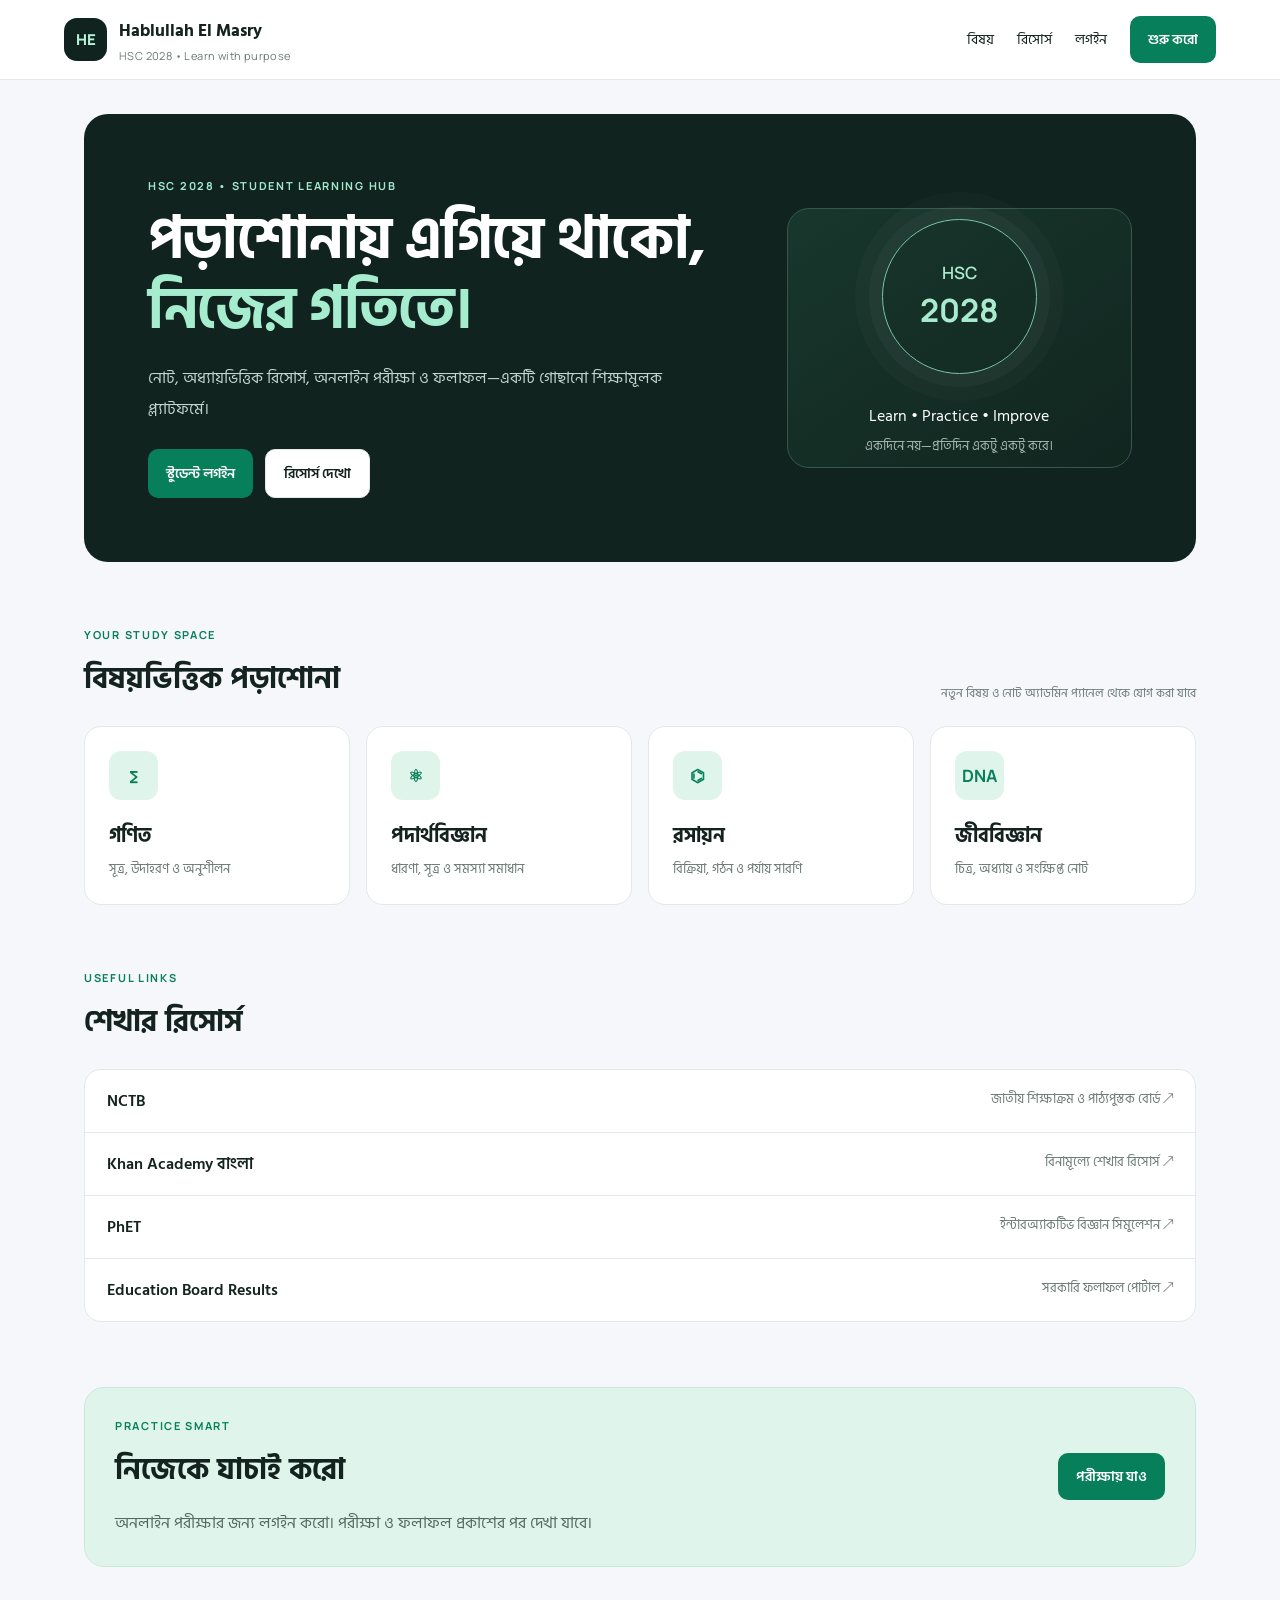
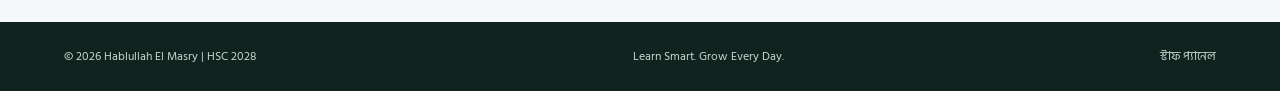
<file: index.html>
<!doctype html><html lang="bn"><head><meta charset="utf-8"><meta name="viewport" content="width=device-width,initial-scale=1"><title>Hablullah El Masry | HSC 2028</title><link rel="stylesheet" href="style.css"></head><body>
<header class="top"><a class="brand" href="index.html"><span class="mark">HE</span><span>Hablullah El Masry<small>HSC 2028 • Learn with purpose</small></span></a><nav><a href="#subjects">বিষয়</a><a href="#resources">রিসোর্স</a><a href="login.html">লগইন</a><a class="btn" href="signup.html">শুরু করো</a></nav></header>
<main><section class="hero"><div><span class="eyebrow">HSC 2028 • STUDENT LEARNING HUB</span><h1>পড়াশোনায় এগিয়ে থাকো,<br><em>নিজের গতিতে।</em></h1><p>নোট, অধ্যায়ভিত্তিক রিসোর্স, অনলাইন পরীক্ষা ও ফলাফল—একটি গোছানো শিক্ষামূলক প্ল্যাটফর্মে।</p><div class="actions"><a class="btn" href="login.html">স্টুডেন্ট লগইন</a><a class="btn ghost" href="#resources">রিসোর্স দেখো</a></div></div><div class="hero-card"><div class="orb">HSC<br><b>2028</b></div><p>Learn • Practice • Improve</p><small>একদিনে নয়—প্রতিদিন একটু একটু করে।</small></div></section>
<section class="section" id="subjects"><div class="section-head"><div><span class="eyebrow">YOUR STUDY SPACE</span><h2>বিষয়ভিত্তিক পড়াশোনা</h2></div><span class="muted">নতুন বিষয় ও নোট অ্যাডমিন প্যানেল থেকে যোগ করা যাবে</span></div><div class="cards"><article class="tile"><span class="tile-icon">∑</span><h3>গণিত</h3><p>সূত্র, উদাহরণ ও অনুশীলন</p></article><article class="tile"><span class="tile-icon">⚛</span><h3>পদার্থবিজ্ঞান</h3><p>ধারণা, সূত্র ও সমস্যা সমাধান</p></article><article class="tile"><span class="tile-icon">⌬</span><h3>রসায়ন</h3><p>বিক্রিয়া, গঠন ও পর্যায় সারণি</p></article><article class="tile"><span class="tile-icon">DNA</span><h3>জীববিজ্ঞান</h3><p>চিত্র, অধ্যায় ও সংক্ষিপ্ত নোট</p></article></div></section>
<section class="section" id="resources"><div class="section-head"><div><span class="eyebrow">USEFUL LINKS</span><h2>শেখার রিসোর্স</h2></div></div><div class="resource-list"><a href="https://nctb.gov.bd/" target="_blank" rel="noopener">NCTB <span>জাতীয় শিক্ষাক্রম ও পাঠ্যপুস্তক বোর্ড ↗</span></a><a href="https://bn.khanacademy.org/" target="_blank" rel="noopener">Khan Academy বাংলা <span>বিনামূল্যে শেখার রিসোর্স ↗</span></a><a href="https://phet.colorado.edu/" target="_blank" rel="noopener">PhET <span>ইন্টারঅ্যাকটিভ বিজ্ঞান সিমুলেশন ↗</span></a><a href="https://educationboardresults.gov.bd/v2/home" target="_blank" rel="noopener">Education Board Results <span>সরকারি ফলাফল পোর্টাল ↗</span></a></div></section>
<section class="callout"><div><span class="eyebrow">PRACTICE SMART</span><h2>নিজেকে যাচাই করো</h2><p>অনলাইন পরীক্ষার জন্য লগইন করো। পরীক্ষা ও ফলাফল প্রকাশের পর দেখা যাবে।</p></div><a class="btn" href="login.html">পরীক্ষায় যাও</a></section></main><footer>© 2026 Hablullah El Masry | HSC 2028 <span>Learn Smart. Grow Every Day.</span><a href="admin.html">স্টাফ প্যানেল</a></footer></body></html>
</file>
<file: style.css>
@import url('https://fonts.googleapis.com/css2?family=Hind+Siliguri:wght@400;500;600;700&family=Manrope:wght@400;500;600;700;800&display=swap');
:root{--bg:#f5f7fa;--ink:#14231f;--muted:#6c7975;--green:#087f5b;--green2:#dff5eb;--navy:#10231f;--line:#e3e9e6;--white:#fff;--red:#b42318}*{box-sizing:border-box}body{margin:0;background:var(--bg);color:var(--ink);font-family:'Hind Siliguri',sans-serif}a{color:inherit;text-decoration:none}.top{min-height:78px;padding:16px max(5vw,20px);display:flex;align-items:center;justify-content:space-between;gap:20px;background:#fff;border-bottom:1px solid var(--line)}.brand{display:flex;gap:12px;align-items:center;font-weight:700;font-size:17px}.brand small{display:block;font:11px Manrope,sans-serif;color:var(--muted);letter-spacing:.4px;margin-top:3px}.mark{display:grid;place-items:center;width:43px;height:43px;border-radius:13px;background:var(--navy);color:#b5f3d9;font:800 15px Manrope}.top nav{display:flex;align-items:center;gap:23px;font-size:14px}.btn{display:inline-flex;justify-content:center;align-items:center;background:var(--green);color:white;border:0;border-radius:10px;padding:12px 18px;font:600 14px 'Hind Siliguri';cursor:pointer}.btn.ghost{background:white;color:var(--ink);border:1px solid var(--line)}main{max-width:1160px;margin:auto;padding:0 24px}.hero{margin:34px 0 65px;background:var(--navy);color:white;border-radius:24px;padding:clamp(28px,5vw,66px);display:grid;grid-template-columns:1.4fr .8fr;gap:35px;align-items:center;overflow:hidden;position:relative}.eyebrow{font:700 11px Manrope,sans-serif;letter-spacing:1.7px;color:var(--green);display:block;margin-bottom:13px}.hero .eyebrow{color:#a4e8cb}.hero h1{font-size:clamp(34px,4.7vw,58px);line-height:1.2;margin:0 0 18px;letter-spacing:-1px}.hero h1 em{color:#a5edce;font-style:normal}.hero p{color:#c4d4ce;line-height:1.9;max-width:520px;margin-bottom:25px}.actions{display:flex;gap:12px;flex-wrap:wrap}.hero-card{min-height:260px;border:1px solid #35574c;border-radius:22px;background:linear-gradient(145deg,#18372d,#11251f);display:flex;flex-direction:column;align-items:center;justify-content:center}.orb{width:155px;height:155px;border-radius:50%;border:1px solid #79c5a4;box-shadow:0 0 0 13px #ffffff08,0 0 0 27px #ffffff05;display:grid;place-content:center;text-align:center;color:#a9ebce;font:600 17px Manrope;line-height:1.5}.orb b{font-size:32px}.hero-card p{margin:27px 0 3px;color:white}.hero-card small{color:#a5b8b0}.section{margin:0 0 65px}.section-head{display:flex;justify-content:space-between;align-items:end;gap:20px;margin-bottom:23px}.section h2,.callout h2{font-size:30px;margin:0}.muted{font-size:12px;color:var(--muted)}.cards{display:grid;grid-template-columns:repeat(4,1fr);gap:16px}.tile{background:white;border:1px solid var(--line);border-radius:17px;padding:24px}.tile-icon{display:grid;place-items:center;background:var(--green2);color:var(--green);border-radius:12px;width:49px;height:49px;font:700 17px Manrope}.tile h3{margin:20px 0 6px;font-size:20px}.tile p{margin:0;color:var(--muted);font-size:13px}.resource-list{background:#fff;border:1px solid var(--line);border-radius:17px;overflow:hidden}.resource-list a{display:flex;justify-content:space-between;gap:20px;padding:18px 22px;border-bottom:1px solid var(--line);font-weight:600}.resource-list a:last-child{border-bottom:0}.resource-list span{font-weight:400;color:var(--muted);font-size:13px}.callout{margin:0 0 55px;padding:30px;background:var(--green2);border:1px solid #c7eadb;border-radius:20px;display:flex;align-items:center;justify-content:space-between;gap:20px}.callout p{margin-bottom:0;color:#536b60}footer{padding:25px max(5vw,20px);background:var(--navy);color:#c6d8d0;font-size:12px;display:flex;justify-content:space-between;gap:15px}.auth-wrap{min-height:100vh;display:grid;place-items:center;padding:22px}.auth-card{width:min(100%,460px);background:white;padding:32px;border:1px solid var(--line);border-radius:22px;box-shadow:0 16px 60px #0f2c1c0c}.auth-card h1{margin:8px 0;font-size:30px}.auth-card>p{color:var(--muted);line-height:1.7}.field{display:block;margin:18px 0 6px;font-weight:600;font-size:13px}.input,.select,.textarea{width:100%;padding:12px 14px;border:1px solid #d7e0db;border-radius:10px;font:14px 'Hind Siliguri';outline-color:var(--green);background:#fff;color:var(--ink)}.textarea{min-height:95px;resize:vertical}.full{width:100%;margin-top:18px}.notice{background:#fff5db;border:1px solid #f1dfa6;padding:12px;border-radius:10px;font-size:12px;line-height:1.7;color:#70551a;margin:16px 0}.back{display:inline-block;color:var(--green);margin-bottom:20px;font-size:13px}.status{font-size:13px;margin-top:14px;line-height:1.6}.status.error{color:#b42318}.status.ok{color:#087f5b}
.admin-shell{max-width:1320px;margin:auto;padding:22px;display:grid;grid-template-columns:245px minmax(0,1fr);gap:22px}.sidebar{background:var(--navy);color:#eaf6f0;border-radius:20px;padding:22px;height:fit-content;position:sticky;top:18px}.side-brand{display:flex;align-items:center;gap:10px;padding-bottom:23px;border-bottom:1px solid #345148}.side-brand .mark{background:#dff5eb;color:#0c553f}.side-brand small{display:block;font-size:11px;color:#a9c2b7}.side-nav{display:grid;gap:7px;margin-top:20px}.side-nav button{border:0;text-align:left;background:transparent;color:#c5d8d0;padding:12px;border-radius:10px;font:500 14px 'Hind Siliguri';cursor:pointer}.side-nav button.active,.side-nav button:hover{background:#24493b;color:#fff}.side-bottom{margin-top:20px;padding-top:15px;border-top:1px solid #345148}.admin-main{min-width:0}.admin-top{display:flex;align-items:center;justify-content:space-between;gap:15px;margin:4px 0 22px}.admin-top h1{font-size:28px;margin:0}.admin-top p{margin:4px 0;color:var(--muted);font-size:13px}.avatar{width:42px;height:42px;border-radius:14px;background:var(--green2);color:var(--green);display:grid;place-items:center;font-weight:700}.stats{display:grid;grid-template-columns:repeat(4,1fr);gap:14px;margin-bottom:20px}.stat,.panel{background:white;border:1px solid var(--line);border-radius:16px;padding:19px}.stat span{font-size:12px;color:var(--muted)}.stat strong{display:block;font:800 28px Manrope;margin-top:8px}.stat small{color:var(--green);font-size:11px}.panel{margin-bottom:18px}.panel-head{display:flex;justify-content:space-between;align-items:center;gap:12px;margin-bottom:15px}.panel h2{font-size:19px;margin:0}.panel p{color:var(--muted);font-size:13px}.form-grid{display:grid;grid-template-columns:repeat(2,minmax(0,1fr));gap:0 14px}.form-grid .wide{grid-column:1/-1}.form-actions{display:flex;gap:10px;flex-wrap:wrap}.btn.secondary{background:#eef3f0;color:var(--ink)}.btn.danger{background:#fff0ef;color:var(--red)}.table-wrap{overflow:auto}table{border-collapse:collapse;width:100%;font-size:13px;min-width:540px}th,td{text-align:left;padding:12px 10px;border-bottom:1px solid var(--line);vertical-align:top}th{font-weight:600;color:var(--muted);background:#fafcfb}td .small-btn{border:1px solid var(--line);background:#fff;border-radius:7px;padding:5px 8px;cursor:pointer;font:12px 'Hind Siliguri'}.empty{padding:24px;text-align:center;color:var(--muted);font-size:13px}.tab-section[hidden]{display:none!important}.pill{font-size:11px;background:var(--green2);color:var(--green);border-radius:99px;padding:4px 9px;white-space:nowrap}.resource-row{padding:12px 0;border-bottom:1px solid var(--line);display:flex;justify-content:space-between;gap:12px}.resource-row:last-child{border-bottom:0}.subtle{color:var(--muted);font-size:12px}.topline{display:flex;justify-content:space-between;align-items:center;gap:10px}.login-note{font-size:12px;color:var(--muted);line-height:1.7}
@media(max-width:950px){.admin-shell{grid-template-columns:1fr}.sidebar{position:static}.side-nav{grid-template-columns:repeat(3,1fr)}.stats{grid-template-columns:repeat(2,1fr)}}@media(max-width:800px){.hero{grid-template-columns:1fr}.cards{grid-template-columns:repeat(2,1fr)}.top{align-items:flex-start;flex-wrap:wrap}.top nav{width:100%;gap:15px;flex-wrap:wrap}.section-head{align-items:flex-start;flex-direction:column}.callout{align-items:flex-start;flex-direction:column}}@media(max-width:520px){main{padding:0 15px}.hero{padding:28px 22px;margin-top:20px}.cards{grid-template-columns:1fr}.resource-list a{flex-direction:column;gap:4px}.brand{font-size:15px}footer{flex-direction:column}.admin-shell{padding:10px}.sidebar{padding:15px}.side-nav{grid-template-columns:repeat(2,1fr)}.stats{gap:8px}.stat{padding:13px}.stat strong{font-size:23px}.form-grid{grid-template-columns:1fr}.form-grid .wide{grid-column:auto}.admin-top h1{font-size:22px}}
</file>
